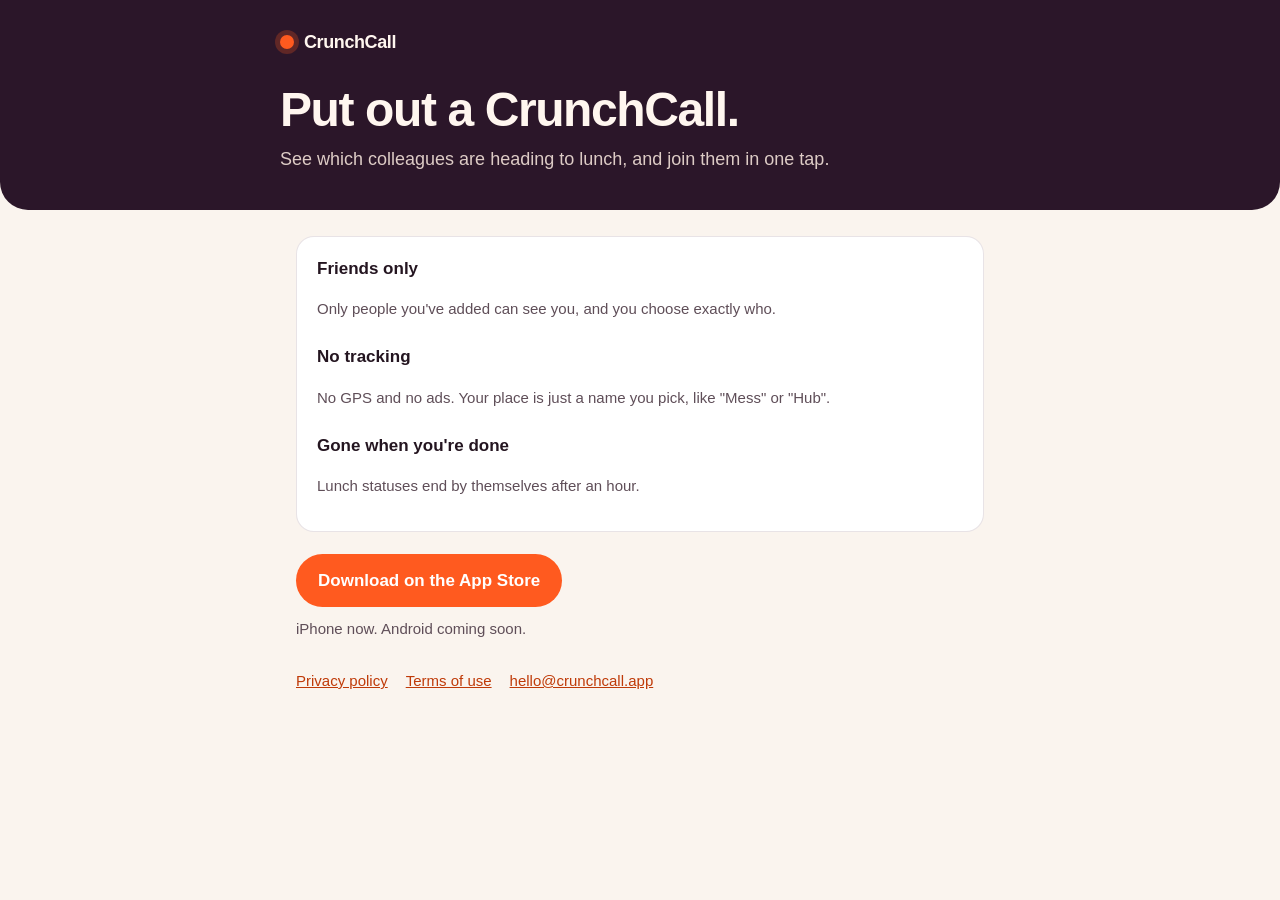
<file: index.html>
<!doctype html>
<html lang="en-GB">
<head>
<meta charset="utf-8">
<meta name="viewport" content="width=device-width, initial-scale=1">
<title>CrunchCall</title>
<meta name="description" content="Put out a CrunchCall: see which colleagues are heading to lunch, and join them in one tap.">
<link rel="stylesheet" href="style.css">
</head>
<body>
<header class="hero">
  <div class="wrap">
    <a class="brand" href="/"><span class="dot"></span>CrunchCall</a>
    <h1>Put out a CrunchCall.</h1>
    <p>See which colleagues are heading to lunch, and join them in one tap.</p>
  </div>
</header>
<main class="wrap">
  <div class="card">
    <h3>Friends only</h3>
    <p class="muted">Only people you've added can see you, and you choose exactly who.</p>
    <h3>No tracking</h3>
    <p class="muted">No GPS and no ads. Your place is just a name you pick, like "Mess" or "Hub".</p>
    <h3>Gone when you're done</h3>
    <p class="muted">Lunch statuses end by themselves after an hour.</p>
  </div>
  <a class="btn" id="get" href="#" style="margin-top:22px">Download on the App Store</a>
  <p class="muted" style="margin-top:10px">iPhone now. Android coming soon.</p>
  <div class="links">
    <a href="privacy.html">Privacy policy</a>
    <a href="terms.html">Terms of use</a>
    <a href="mailto:hello@crunchcall.app">hello@crunchcall.app</a>
  </div>
</main>
<script src="app-link.js"></script>
<script>
  document.getElementById('get').href = (window.APP_LINK || '').indexOf('http') === 0 ? window.APP_LINK : '/';
</script>
</body>
</html>
</file>
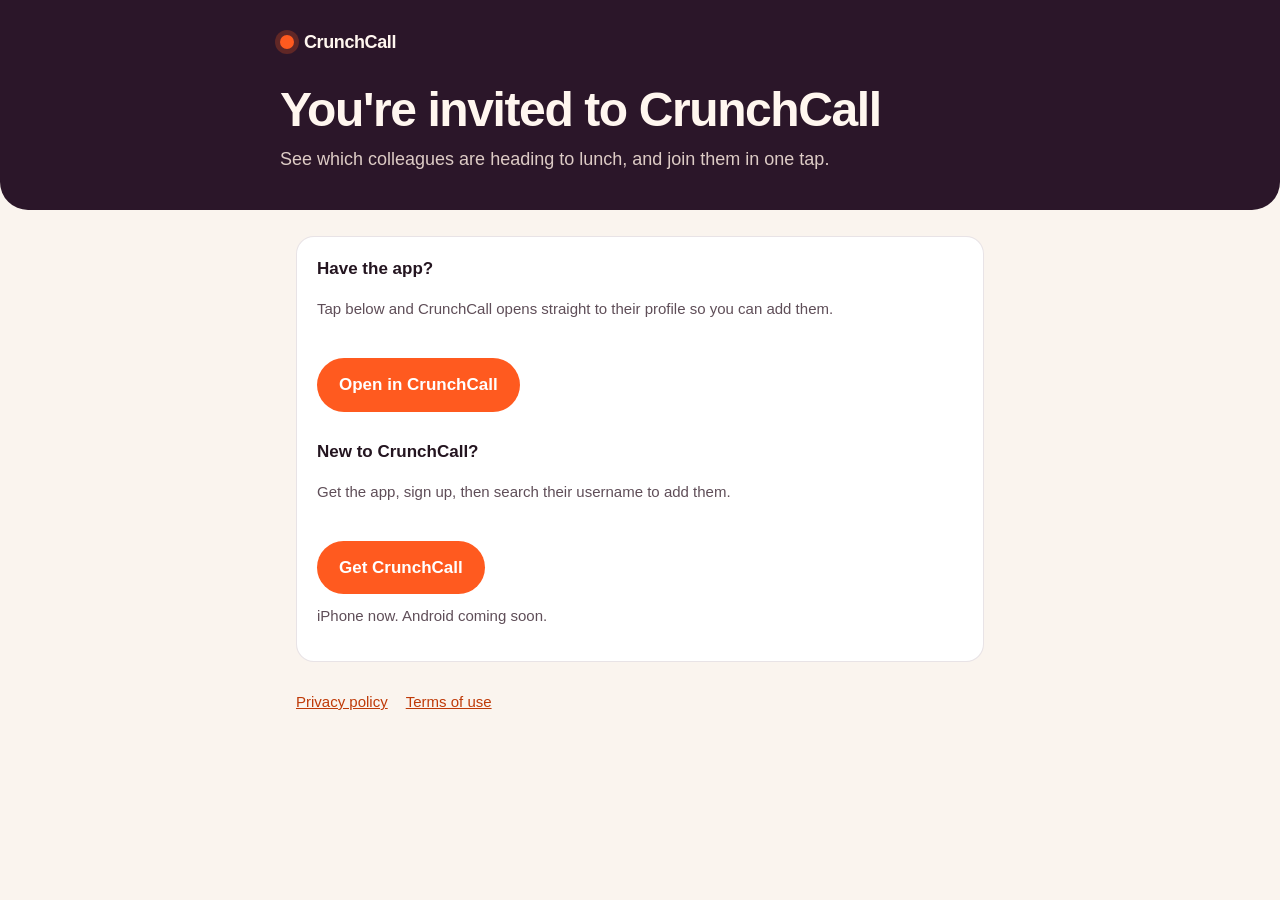
<file: add.html>
<!doctype html>
<html lang="en-GB">
<head>
<meta charset="utf-8">
<meta name="viewport" content="width=device-width, initial-scale=1">
<title>Add me on CrunchCall</title>
<meta name="description" content="You've been invited to CrunchCall: see which colleagues are heading to lunch, and join them in one tap.">
<link rel="stylesheet" href="style.css">
</head>
<body>
<header class="hero">
  <div class="wrap">
    <a class="brand" href="/"><span class="dot"></span>CrunchCall</a>
    <h1 id="title">You're invited to CrunchCall</h1>
    <p id="sub">See which colleagues are heading to lunch, and join them in one tap.</p>
  </div>
</header>
<main class="wrap">
  <div class="card">
    <h3>Have the app?</h3>
    <p class="muted">Tap below and CrunchCall opens straight to their profile so you can add them.</p>
    <a class="btn" id="open" href="crunchcall://add">Open in CrunchCall</a>
    <h3 style="margin-top:26px">New to CrunchCall?</h3>
    <p class="muted" id="steps">Get the app, sign up, then search their username to add them.</p>
    <a class="btn" id="get" href="#">Get CrunchCall</a>
    <p class="muted" style="margin-top:10px">iPhone now. Android coming soon.</p>
  </div>
  <div class="links">
    <a href="privacy.html">Privacy policy</a>
    <a href="terms.html">Terms of use</a>
  </div>
</main>
<script src="app-link.js"></script>
<script>
  // The App Store link lives in app-link.js (one place for the whole website).
  var APP_LINK = window.APP_LINK || '';
  var lunch = new URLSearchParams(location.search).get('lunch') === '1';

  var u = (new URLSearchParams(location.search).get('u') || '').toLowerCase().replace(/[^a-z0-9._]/g, '').slice(0, 20);
  if (u) {
    // From "share my lunch": first name and place come in the link (n=Bea&at=Canteen). Text only, never HTML.
    var q = new URLSearchParams(location.search);
    var n = (q.get('n') || '').replace(/[<>]/g, '').slice(0, 30);
    var at = (q.get('at') || '').replace(/[<>]/g, '').slice(0, 40);
    var who = n || '@' + u;
    document.getElementById('title').textContent = lunch
      ? who + ' is heading to lunch' + (at ? ' · ' + at : '') + ' 🍽️'
      : '@' + u + ' invited you to CrunchCall';
    if (lunch) document.getElementById('sub').textContent = 'Join them on CrunchCall: see who is out for lunch, and join in one tap.';
    document.getElementById('open').href = 'crunchcall://add?u=' + encodeURIComponent(u);
    document.getElementById('steps').innerHTML = 'Get the app, sign up, then search <strong>@' + u + '</strong> in Friends to add them.';
  }
  document.getElementById('get').href = APP_LINK.indexOf('http') === 0 ? APP_LINK : '/';

  // Scanned someone's QR code? If you have CrunchCall, your phone opens it straight to their
  // profile (this page never shows). If not, go straight to the store to get it.
  if (new URLSearchParams(location.search).get('qr') === '1') {
    var ua = navigator.userAgent || '';
    var ios = /iPhone|iPad|iPod/.test(ua) || (navigator.platform === 'MacIntel' && navigator.maxTouchPoints > 1);
    var android = /Android/.test(ua);
    var store = ios ? APP_LINK : android ? (window.PLAY_LINK || '') : '';
    if (store.indexOf('http') === 0) {
      document.getElementById('title').textContent = 'Opening the store…';
      location.replace(store);
    }
  }
</script>
</body>
</html>
</file>
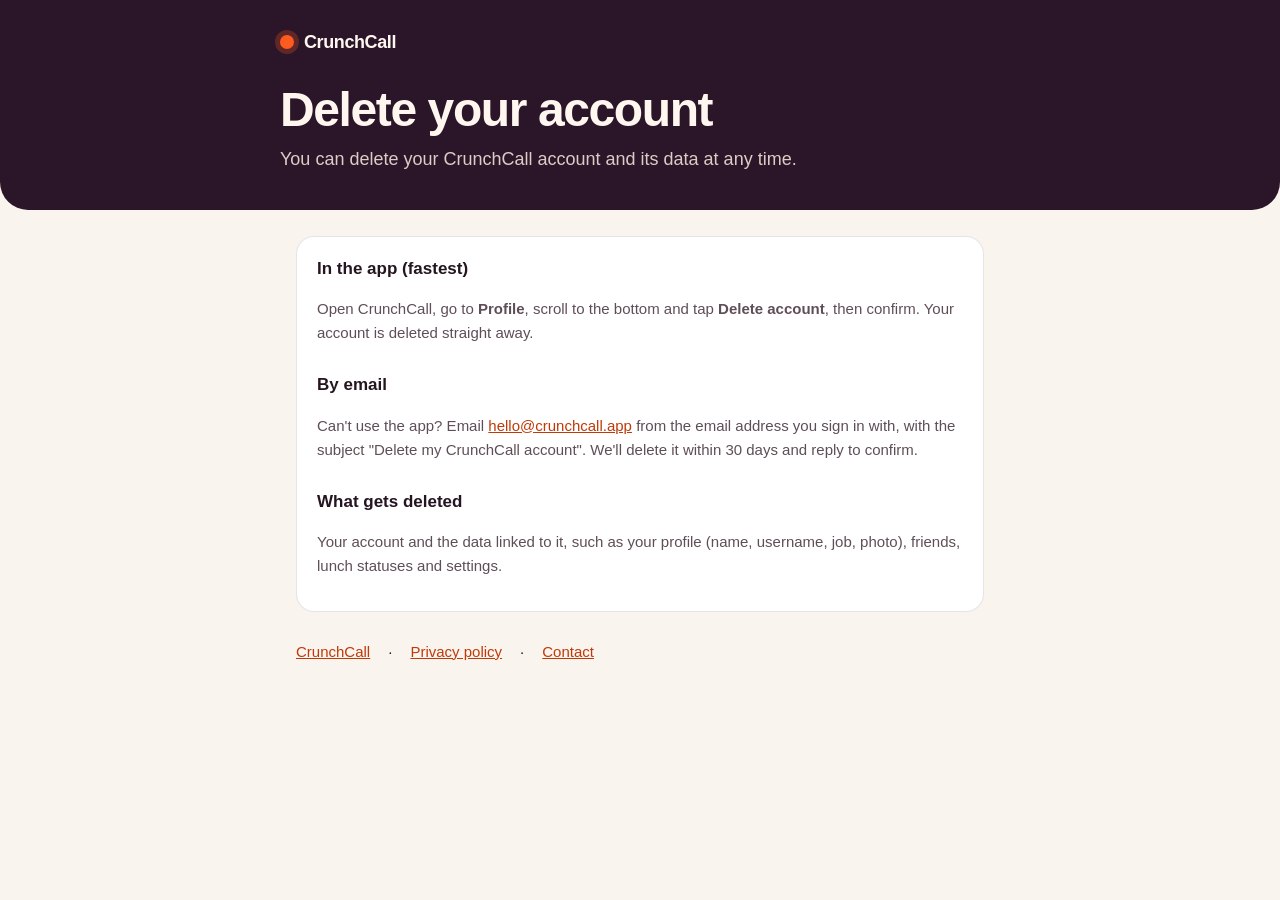
<file: delete-account.html>
<!doctype html>
<html lang="en-GB">
<head>
<meta charset="utf-8">
<meta name="viewport" content="width=device-width, initial-scale=1">
<title>Delete your CrunchCall account</title>
<meta name="description" content="How to delete your CrunchCall account and data.">
<link rel="stylesheet" href="style.css">
</head>
<body>
<header class="hero">
  <div class="wrap">
    <a class="brand" href="/"><span class="dot"></span>CrunchCall</a>
    <h1>Delete your account</h1>
    <p>You can delete your CrunchCall account and its data at any time.</p>
  </div>
</header>
<main class="wrap">
  <div class="card">
    <h3>In the app (fastest)</h3>
    <p class="muted">Open CrunchCall, go to <strong>Profile</strong>, scroll to the bottom and tap <strong>Delete account</strong>, then confirm. Your account is deleted straight away.</p>
    <h3 style="margin-top:26px">By email</h3>
    <p class="muted">Can't use the app? Email <a href="mailto:hello@crunchcall.app?subject=Delete%20my%20CrunchCall%20account">hello@crunchcall.app</a> from the email address you sign in with, with the subject "Delete my CrunchCall account". We'll delete it within 30 days and reply to confirm.</p>
    <h3 style="margin-top:26px">What gets deleted</h3>
    <p class="muted">Your account and the data linked to it, such as your profile (name, username, job, photo), friends, lunch statuses and settings.</p>
  </div>
  <div class="links">
    <a href="/">CrunchCall</a> · <a href="privacy.html">Privacy policy</a> · <a href="mailto:hello@crunchcall.app">Contact</a>
  </div>
</main>
</body>
</html>
</file>
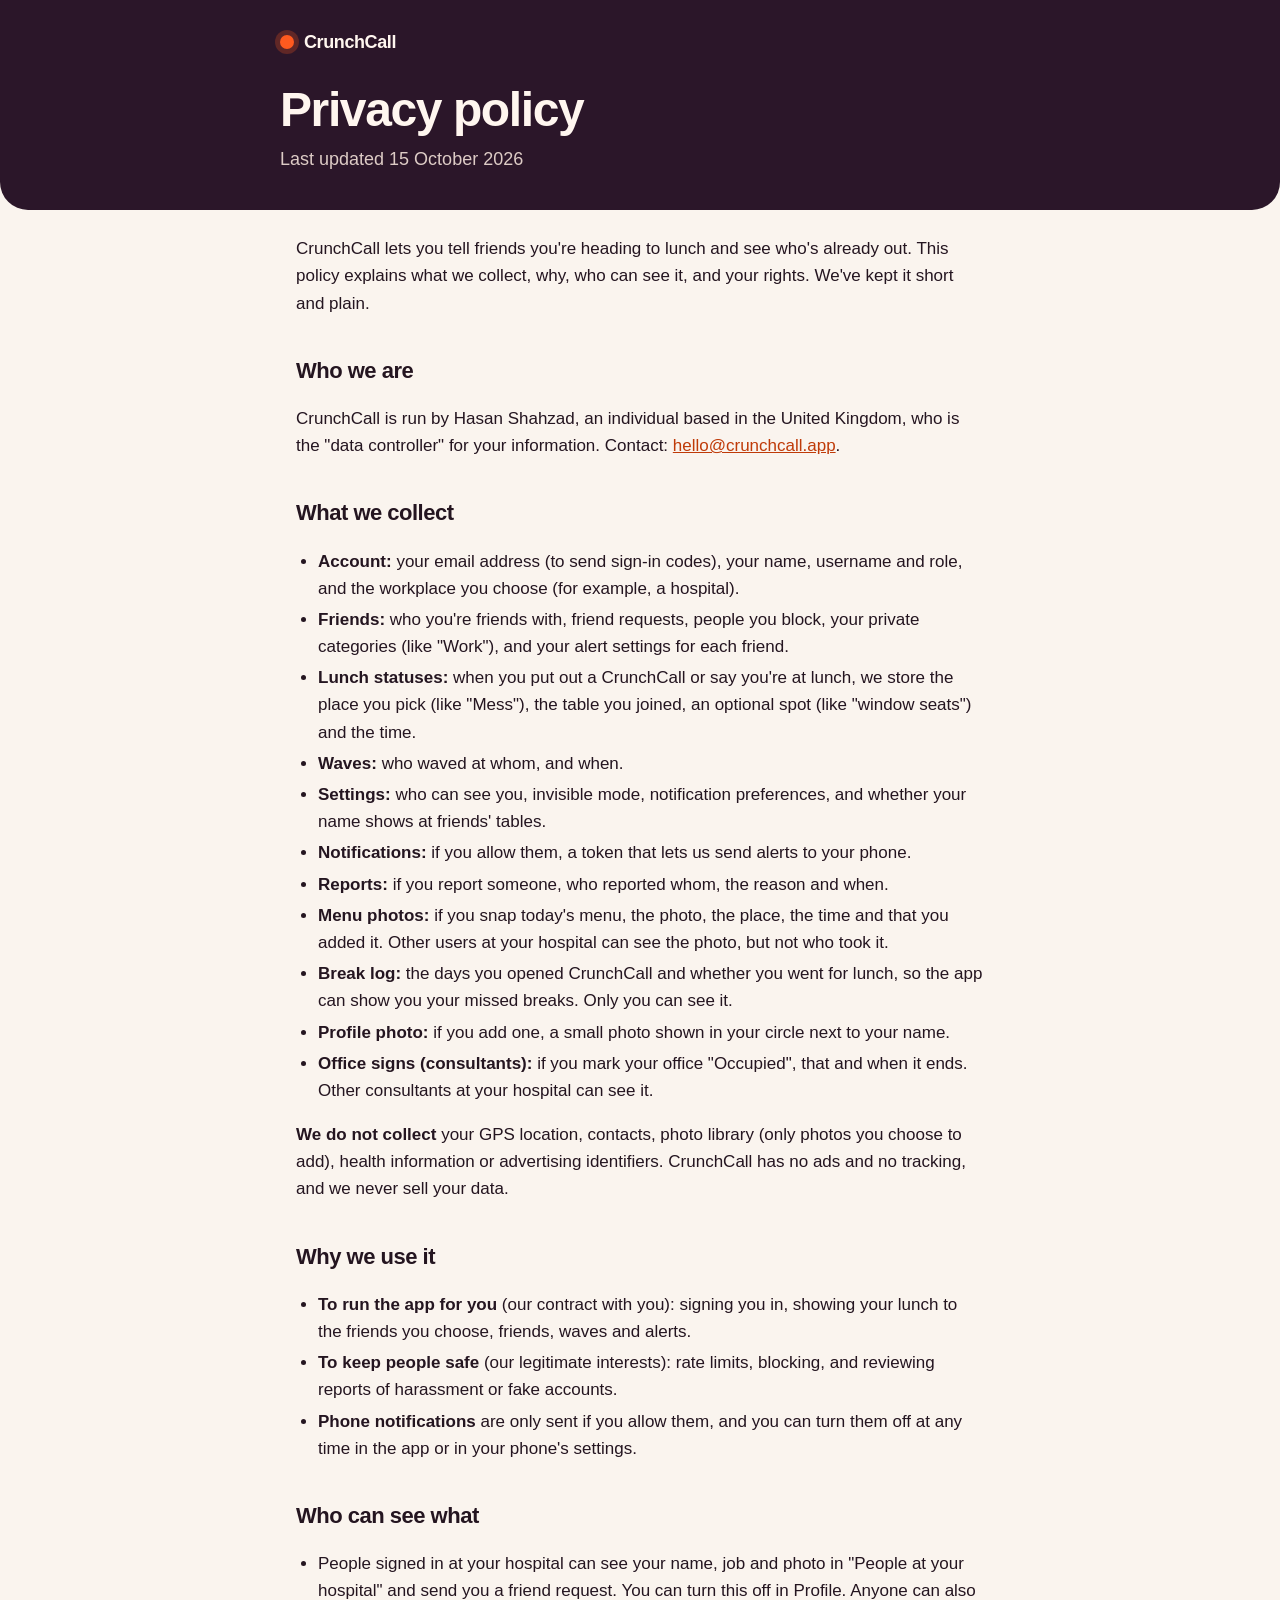
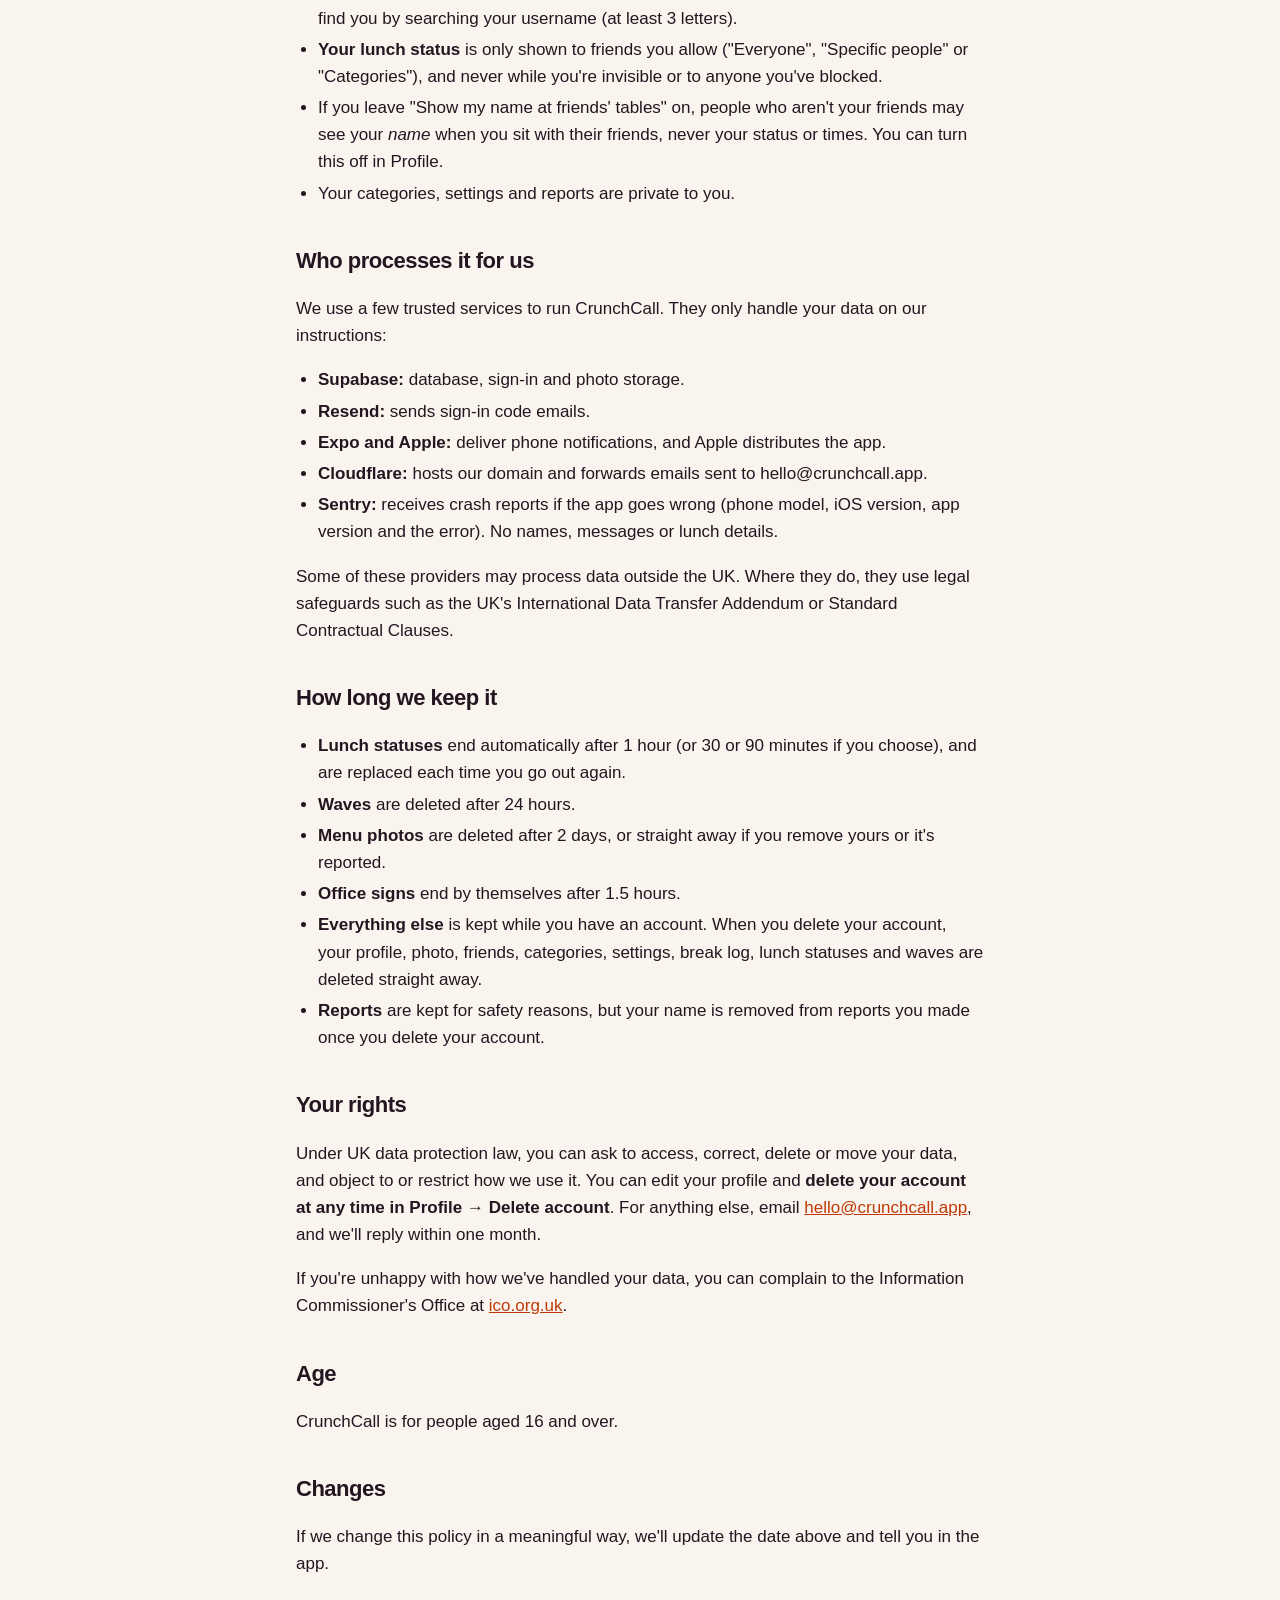
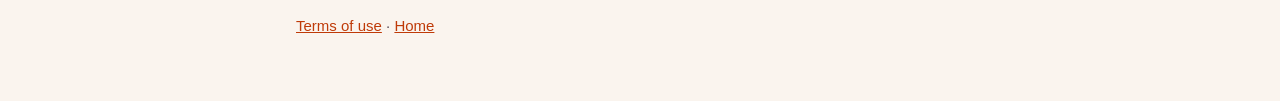
<file: privacy.html>
<!doctype html>
<html lang="en-GB">
<head>
<meta charset="utf-8">
<meta name="viewport" content="width=device-width, initial-scale=1">
<title>Privacy policy · CrunchCall</title>
<link rel="stylesheet" href="style.css">
</head>
<body>
<header class="hero">
  <div class="wrap">
    <a class="brand" href="/"><span class="dot"></span>CrunchCall</a>
    <h1>Privacy policy</h1>
    <p>Last updated 15 October 2026</p>
  </div>
</header>
<main class="wrap">

<p>CrunchCall lets you tell friends you're heading to lunch and see who's already out. This policy explains what we collect, why, who can see it, and your rights. We've kept it short and plain.</p>

<h2>Who we are</h2>
<p>CrunchCall is run by Hasan Shahzad, an individual based in the United Kingdom, who is the "data controller" for your information. Contact: <a href="mailto:hello@crunchcall.app">hello@crunchcall.app</a>.</p>

<h2>What we collect</h2>
<ul>
  <li><strong>Account:</strong> your email address (to send sign-in codes), your name, username and role, and the workplace you choose (for example, a hospital).</li>
  <li><strong>Friends:</strong> who you're friends with, friend requests, people you block, your private categories (like "Work"), and your alert settings for each friend.</li>
  <li><strong>Lunch statuses:</strong> when you put out a CrunchCall or say you're at lunch, we store the place you pick (like "Mess"), the table you joined, an optional spot (like "window seats") and the time.</li>
  <li><strong>Waves:</strong> who waved at whom, and when.</li>
  <li><strong>Settings:</strong> who can see you, invisible mode, notification preferences, and whether your name shows at friends' tables.</li>
  <li><strong>Notifications:</strong> if you allow them, a token that lets us send alerts to your phone.</li>
  <li><strong>Reports:</strong> if you report someone, who reported whom, the reason and when.</li>
  <li><strong>Menu photos:</strong> if you snap today's menu, the photo, the place, the time and that you added it. Other users at your hospital can see the photo, but not who took it.</li>
  <li><strong>Break log:</strong> the days you opened CrunchCall and whether you went for lunch, so the app can show you your missed breaks. Only you can see it.</li>
  <li><strong>Profile photo:</strong> if you add one, a small photo shown in your circle next to your name.</li>
  <li><strong>Office signs (consultants):</strong> if you mark your office "Occupied", that and when it ends. Other consultants at your hospital can see it.</li>
</ul>
<p><strong>We do not collect</strong> your GPS location, contacts, photo library (only photos you choose to add), health information or advertising identifiers. CrunchCall has no ads and no tracking, and we never sell your data.</p>

<h2>Why we use it</h2>
<ul>
  <li><strong>To run the app for you</strong> (our contract with you): signing you in, showing your lunch to the friends you choose, friends, waves and alerts.</li>
  <li><strong>To keep people safe</strong> (our legitimate interests): rate limits, blocking, and reviewing reports of harassment or fake accounts.</li>
  <li><strong>Phone notifications</strong> are only sent if you allow them, and you can turn them off at any time in the app or in your phone's settings.</li>
</ul>

<h2>Who can see what</h2>
<ul>
  <li>People signed in at your hospital can see your name, job and photo in "People at your hospital" and send you a friend request. You can turn this off in Profile. Anyone can also find you by searching your username (at least 3 letters).</li>
  <li><strong>Your lunch status</strong> is only shown to friends you allow ("Everyone", "Specific people" or "Categories"), and never while you're invisible or to anyone you've blocked.</li>
  <li>If you leave "Show my name at friends' tables" on, people who aren't your friends may see your <em>name</em> when you sit with their friends, never your status or times. You can turn this off in Profile.</li>
  <li>Your categories, settings and reports are private to you.</li>
</ul>

<h2>Who processes it for us</h2>
<p>We use a few trusted services to run CrunchCall. They only handle your data on our instructions:</p>
<ul>
  <li><strong>Supabase:</strong> database, sign-in and photo storage.</li>
  <li><strong>Resend:</strong> sends sign-in code emails.</li>
  <li><strong>Expo and Apple:</strong> deliver phone notifications, and Apple distributes the app.</li>
  <li><strong>Cloudflare:</strong> hosts our domain and forwards emails sent to hello@crunchcall.app.</li>
  <li><strong>Sentry:</strong> receives crash reports if the app goes wrong (phone model, iOS version, app version and the error). No names, messages or lunch details.</li>
</ul>
<p>Some of these providers may process data outside the UK. Where they do, they use legal safeguards such as the UK's International Data Transfer Addendum or Standard Contractual Clauses.</p>

<h2>How long we keep it</h2>
<ul>
  <li><strong>Lunch statuses</strong> end automatically after 1 hour (or 30 or 90 minutes if you choose), and are replaced each time you go out again.</li>
  <li><strong>Waves</strong> are deleted after 24 hours.</li>
  <li><strong>Menu photos</strong> are deleted after 2 days, or straight away if you remove yours or it's reported.</li>
  <li><strong>Office signs</strong> end by themselves after 1.5 hours.</li>
  <li><strong>Everything else</strong> is kept while you have an account. When you delete your account, your profile, photo, friends, categories, settings, break log, lunch statuses and waves are deleted straight away.</li>
  <li><strong>Reports</strong> are kept for safety reasons, but your name is removed from reports you made once you delete your account.</li>
</ul>

<h2>Your rights</h2>
<p>Under UK data protection law, you can ask to access, correct, delete or move your data, and object to or restrict how we use it. You can edit your profile and <strong>delete your account at any time in Profile → Delete account</strong>. For anything else, email <a href="mailto:hello@crunchcall.app">hello@crunchcall.app</a>, and we'll reply within one month.</p>
<p>If you're unhappy with how we've handled your data, you can complain to the Information Commissioner's Office at <a href="https://ico.org.uk">ico.org.uk</a>.</p>

<h2>Age</h2>
<p>CrunchCall is for people aged 16 and over.</p>

<h2>Changes</h2>
<p>If we change this policy in a meaningful way, we'll update the date above and tell you in the app.</p>

<p class="muted" style="margin-top:36px"><a href="terms.html">Terms of use</a> · <a href="/">Home</a></p>
</main>
</body>
</html>
</file>
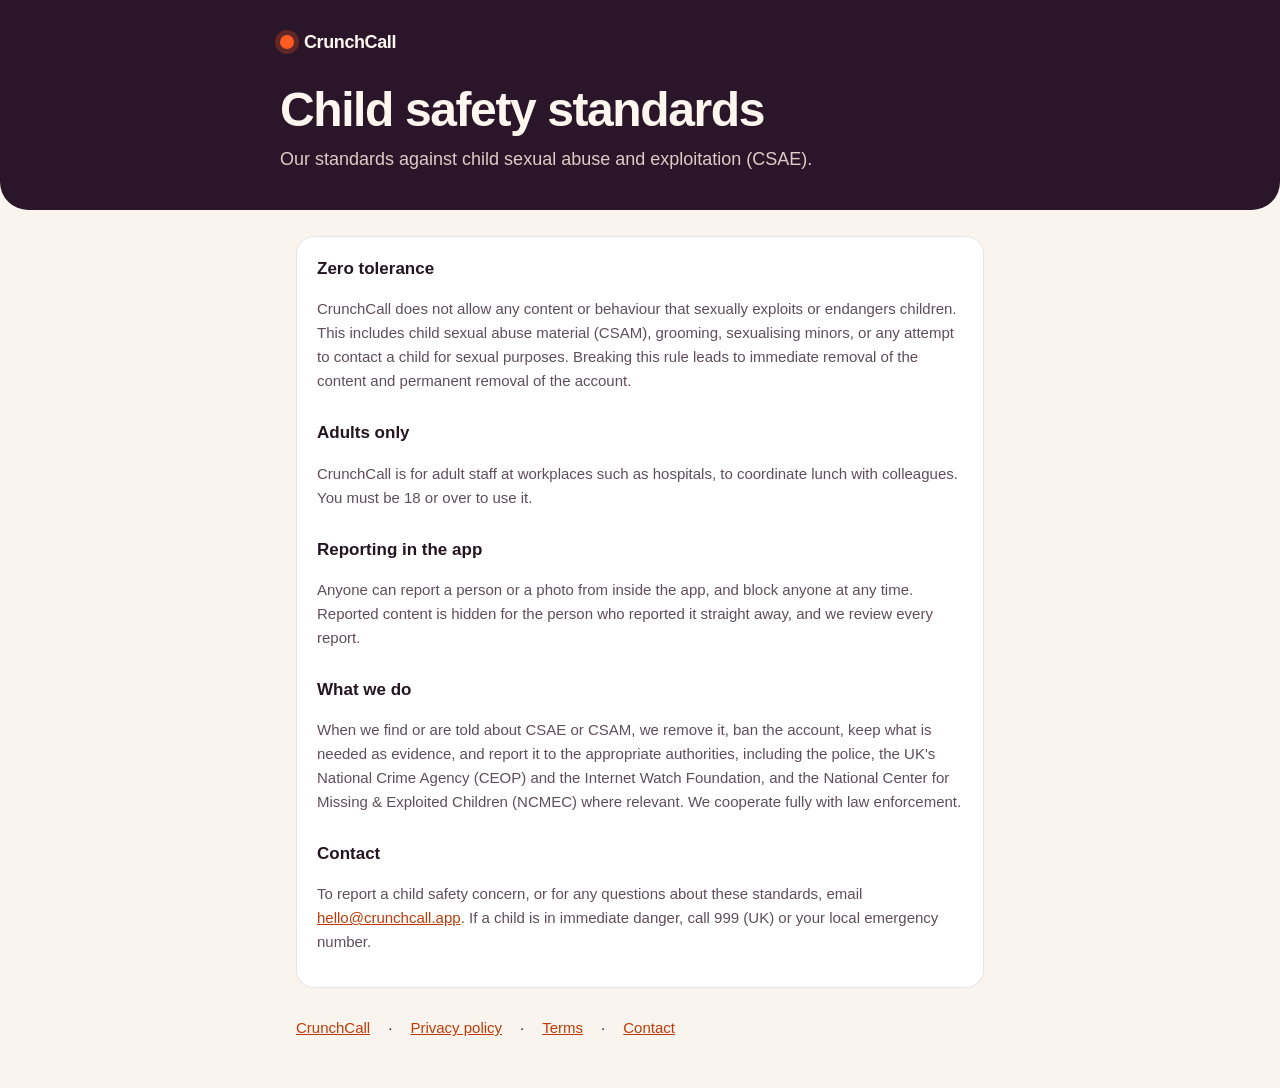
<file: safety.html>
<!doctype html>
<html lang="en-GB">
<head>
<meta charset="utf-8">
<meta name="viewport" content="width=device-width, initial-scale=1">
<title>Child safety standards · CrunchCall</title>
<meta name="description" content="CrunchCall's standards against child sexual abuse and exploitation (CSAE).">
<link rel="stylesheet" href="style.css">
</head>
<body>
<header class="hero">
  <div class="wrap">
    <a class="brand" href="/"><span class="dot"></span>CrunchCall</a>
    <h1>Child safety standards</h1>
    <p>Our standards against child sexual abuse and exploitation (CSAE).</p>
  </div>
</header>
<main class="wrap">
  <div class="card">
    <h3>Zero tolerance</h3>
    <p class="muted">CrunchCall does not allow any content or behaviour that sexually exploits or endangers children. This includes child sexual abuse material (CSAM), grooming, sexualising minors, or any attempt to contact a child for sexual purposes. Breaking this rule leads to immediate removal of the content and permanent removal of the account.</p>

    <h3 style="margin-top:26px">Adults only</h3>
    <p class="muted">CrunchCall is for adult staff at workplaces such as hospitals, to coordinate lunch with colleagues. You must be 18 or over to use it.</p>

    <h3 style="margin-top:26px">Reporting in the app</h3>
    <p class="muted">Anyone can report a person or a photo from inside the app, and block anyone at any time. Reported content is hidden for the person who reported it straight away, and we review every report.</p>

    <h3 style="margin-top:26px">What we do</h3>
    <p class="muted">When we find or are told about CSAE or CSAM, we remove it, ban the account, keep what is needed as evidence, and report it to the appropriate authorities, including the police, the UK's National Crime Agency (CEOP) and the Internet Watch Foundation, and the National Center for Missing &amp; Exploited Children (NCMEC) where relevant. We cooperate fully with law enforcement.</p>

    <h3 style="margin-top:26px">Contact</h3>
    <p class="muted">To report a child safety concern, or for any questions about these standards, email <a href="mailto:hello@crunchcall.app?subject=Child%20safety">hello@crunchcall.app</a>. If a child is in immediate danger, call 999 (UK) or your local emergency number.</p>
  </div>
  <div class="links">
    <a href="/">CrunchCall</a> · <a href="privacy.html">Privacy policy</a> · <a href="terms.html">Terms</a> · <a href="mailto:hello@crunchcall.app">Contact</a>
  </div>
</main>
</body>
</html>
</file>
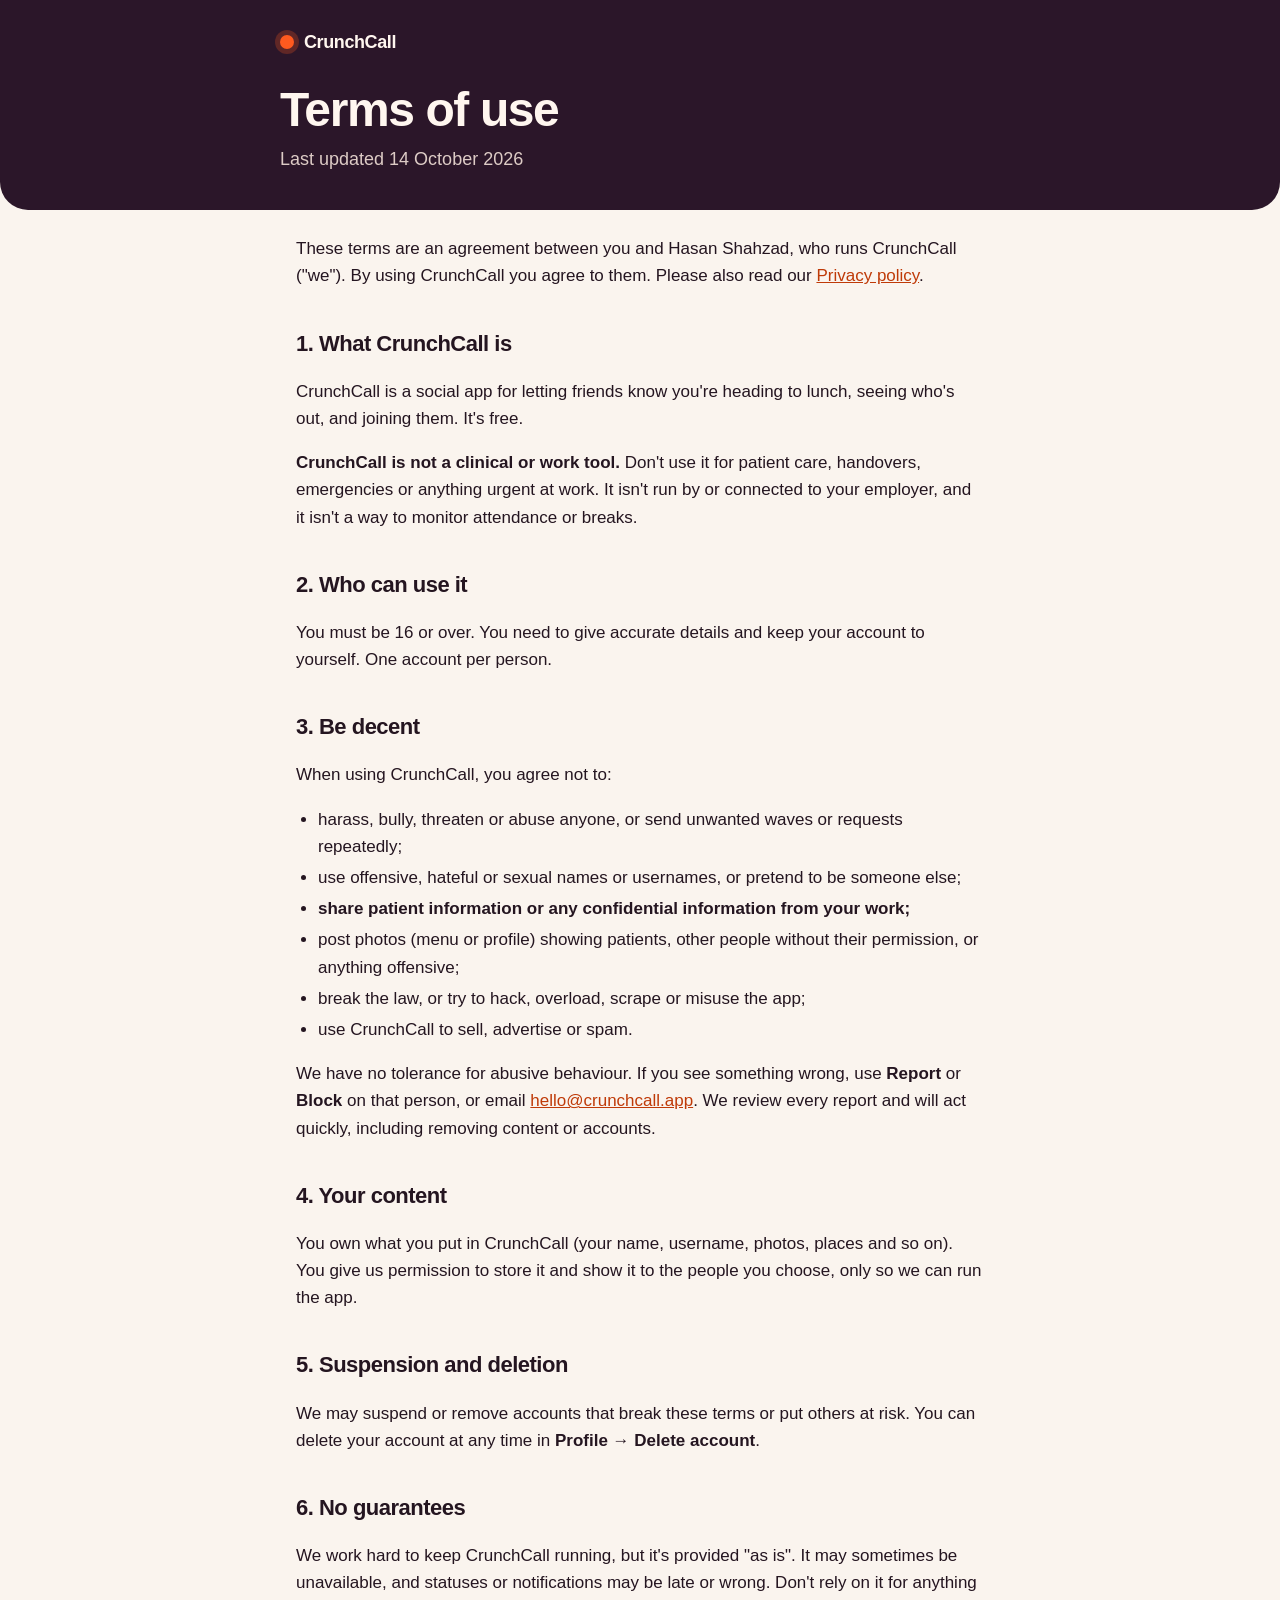
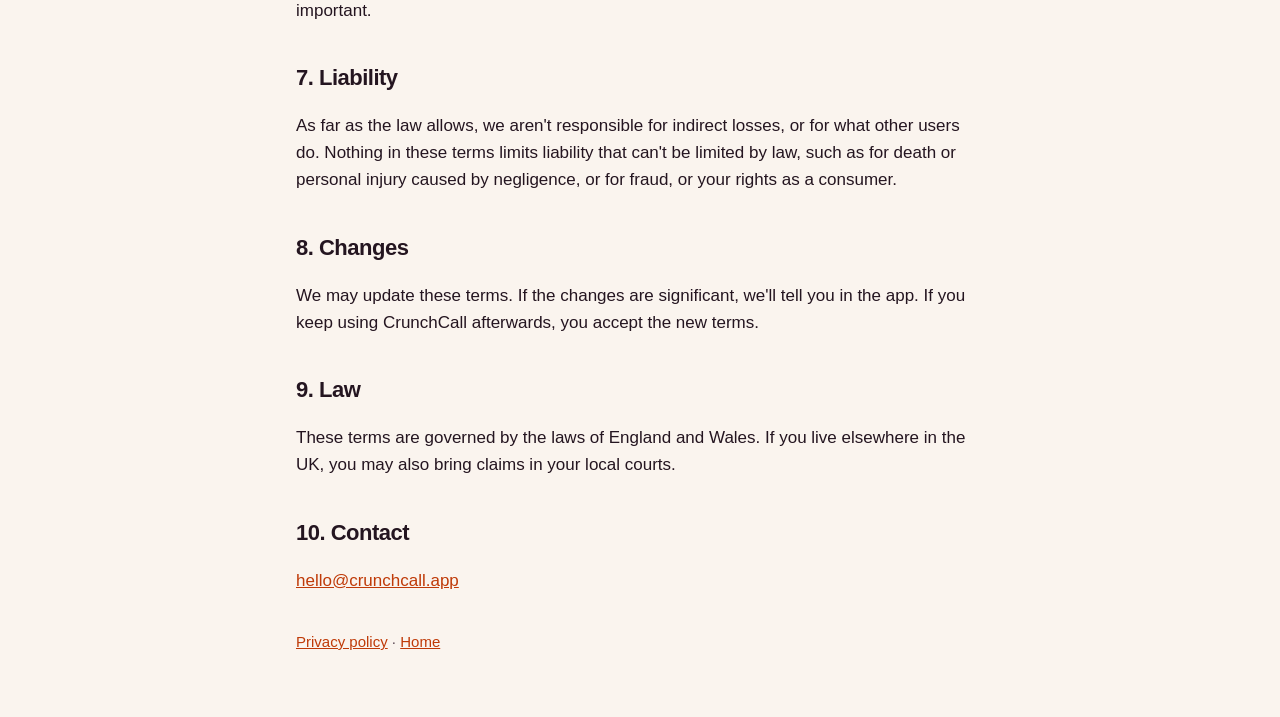
<file: terms.html>
<!doctype html>
<html lang="en-GB">
<head>
<meta charset="utf-8">
<meta name="viewport" content="width=device-width, initial-scale=1">
<title>Terms of use · CrunchCall</title>
<link rel="stylesheet" href="style.css">
</head>
<body>
<header class="hero">
  <div class="wrap">
    <a class="brand" href="/"><span class="dot"></span>CrunchCall</a>
    <h1>Terms of use</h1>
    <p>Last updated 14 October 2026</p>
  </div>
</header>
<main class="wrap">

<p>These terms are an agreement between you and Hasan Shahzad, who runs CrunchCall ("we"). By using CrunchCall you agree to them. Please also read our <a href="privacy.html">Privacy policy</a>.</p>

<h2>1. What CrunchCall is</h2>
<p>CrunchCall is a social app for letting friends know you're heading to lunch, seeing who's out, and joining them. It's free.</p>
<p><strong>CrunchCall is not a clinical or work tool.</strong> Don't use it for patient care, handovers, emergencies or anything urgent at work. It isn't run by or connected to your employer, and it isn't a way to monitor attendance or breaks.</p>

<h2>2. Who can use it</h2>
<p>You must be 16 or over. You need to give accurate details and keep your account to yourself. One account per person.</p>

<h2>3. Be decent</h2>
<p>When using CrunchCall, you agree not to:</p>
<ul>
  <li>harass, bully, threaten or abuse anyone, or send unwanted waves or requests repeatedly;</li>
  <li>use offensive, hateful or sexual names or usernames, or pretend to be someone else;</li>
  <li><strong>share patient information or any confidential information from your work;</strong></li>
  <li>post photos (menu or profile) showing patients, other people without their permission, or anything offensive;</li>
  <li>break the law, or try to hack, overload, scrape or misuse the app;</li>
  <li>use CrunchCall to sell, advertise or spam.</li>
</ul>
<p>We have no tolerance for abusive behaviour. If you see something wrong, use <strong>Report</strong> or <strong>Block</strong> on that person, or email <a href="mailto:hello@crunchcall.app">hello@crunchcall.app</a>. We review every report and will act quickly, including removing content or accounts.</p>

<h2>4. Your content</h2>
<p>You own what you put in CrunchCall (your name, username, photos, places and so on). You give us permission to store it and show it to the people you choose, only so we can run the app.</p>

<h2>5. Suspension and deletion</h2>
<p>We may suspend or remove accounts that break these terms or put others at risk. You can delete your account at any time in <strong>Profile → Delete account</strong>.</p>

<h2>6. No guarantees</h2>
<p>We work hard to keep CrunchCall running, but it's provided "as is". It may sometimes be unavailable, and statuses or notifications may be late or wrong. Don't rely on it for anything important.</p>

<h2>7. Liability</h2>
<p>As far as the law allows, we aren't responsible for indirect losses, or for what other users do. Nothing in these terms limits liability that can't be limited by law, such as for death or personal injury caused by negligence, or for fraud, or your rights as a consumer.</p>

<h2>8. Changes</h2>
<p>We may update these terms. If the changes are significant, we'll tell you in the app. If you keep using CrunchCall afterwards, you accept the new terms.</p>

<h2>9. Law</h2>
<p>These terms are governed by the laws of England and Wales. If you live elsewhere in the UK, you may also bring claims in your local courts.</p>

<h2>10. Contact</h2>
<p><a href="mailto:hello@crunchcall.app">hello@crunchcall.app</a></p>

<p class="muted" style="margin-top:36px"><a href="privacy.html">Privacy policy</a> · <a href="/">Home</a></p>
</main>
</body>
</html>
</file>
<file: style.css>
:root {
  --bg: #FAF4EE; --card: #FFFFFF; --ink: #241520; --sub: #5F4E58; --line: rgba(70,30,50,0.12);
  --hero: #2B1629; --hero-ink: #FFF6EF; --hero-sub: rgba(255,238,228,0.84);
  --brand: #FF5A1F; --brand-ink: #BF3A08;
}
@media (prefers-color-scheme: dark) {
  :root { --bg: #160D15; --card: #1F161E; --ink: #F6ECE6; --sub: #C8B6BF; --line: rgba(255,255,255,0.10);
    --hero: #2C1829; --brand-ink: #FF9A70; }
}
* { box-sizing: border-box; }
html { -webkit-text-size-adjust: 100%; }
body {
  margin: 0; background: var(--bg); color: var(--ink);
  font: 17px/1.6 -apple-system, BlinkMacSystemFont, "SF Pro Text", "Segoe UI", Roboto, Helvetica, Arial, sans-serif;
}
a { color: var(--brand-ink); }
.hero { background: var(--hero); color: var(--hero-ink); padding: 28px 16px 36px; border-radius: 0 0 28px 28px; }
.wrap { max-width: 720px; margin: 0 auto; }
.brand { display: inline-flex; align-items: center; gap: 10px; color: var(--hero-ink); text-decoration: none; font-weight: 800; letter-spacing: -0.4px; font-size: 18px; }
.dot { width: 14px; height: 14px; border-radius: 50%; background: var(--brand); box-shadow: 0 0 0 5px rgba(255,90,31,0.25); }
.hero h1 { font-size: clamp(32px, 7vw, 48px); line-height: 1.08; letter-spacing: -1.4px; margin: 26px 0 10px; }
.hero p { color: var(--hero-sub); margin: 0; font-size: 18px; }
main { padding: 8px 16px 48px; }
h2 { font-size: 22px; letter-spacing: -0.5px; margin: 36px 0 8px; }
h3 { font-size: 17px; margin: 22px 0 4px; }
p, li { color: var(--ink); }
.muted { color: var(--sub); font-size: 15px; }
ul { padding-left: 22px; }
li { margin: 4px 0; }
.card { background: var(--card); border: 1px solid var(--line); border-radius: 18px; padding: 18px 20px; margin-top: 18px; }
.btn { display: inline-block; background: var(--brand); color: #fff; text-decoration: none; font-weight: 700; padding: 13px 22px; border-radius: 999px; margin-top: 22px; }
.links { display: flex; flex-wrap: wrap; gap: 8px 18px; margin-top: 28px; font-size: 15px; }
footer { padding: 24px 16px 40px; color: var(--sub); font-size: 14px; }
.placeholder { background: #FFE6D9; color: #7a2a05; padding: 0 4px; border-radius: 4px; font-weight: 700; }
.card h3:first-child { margin-top: 0; }
</file>
